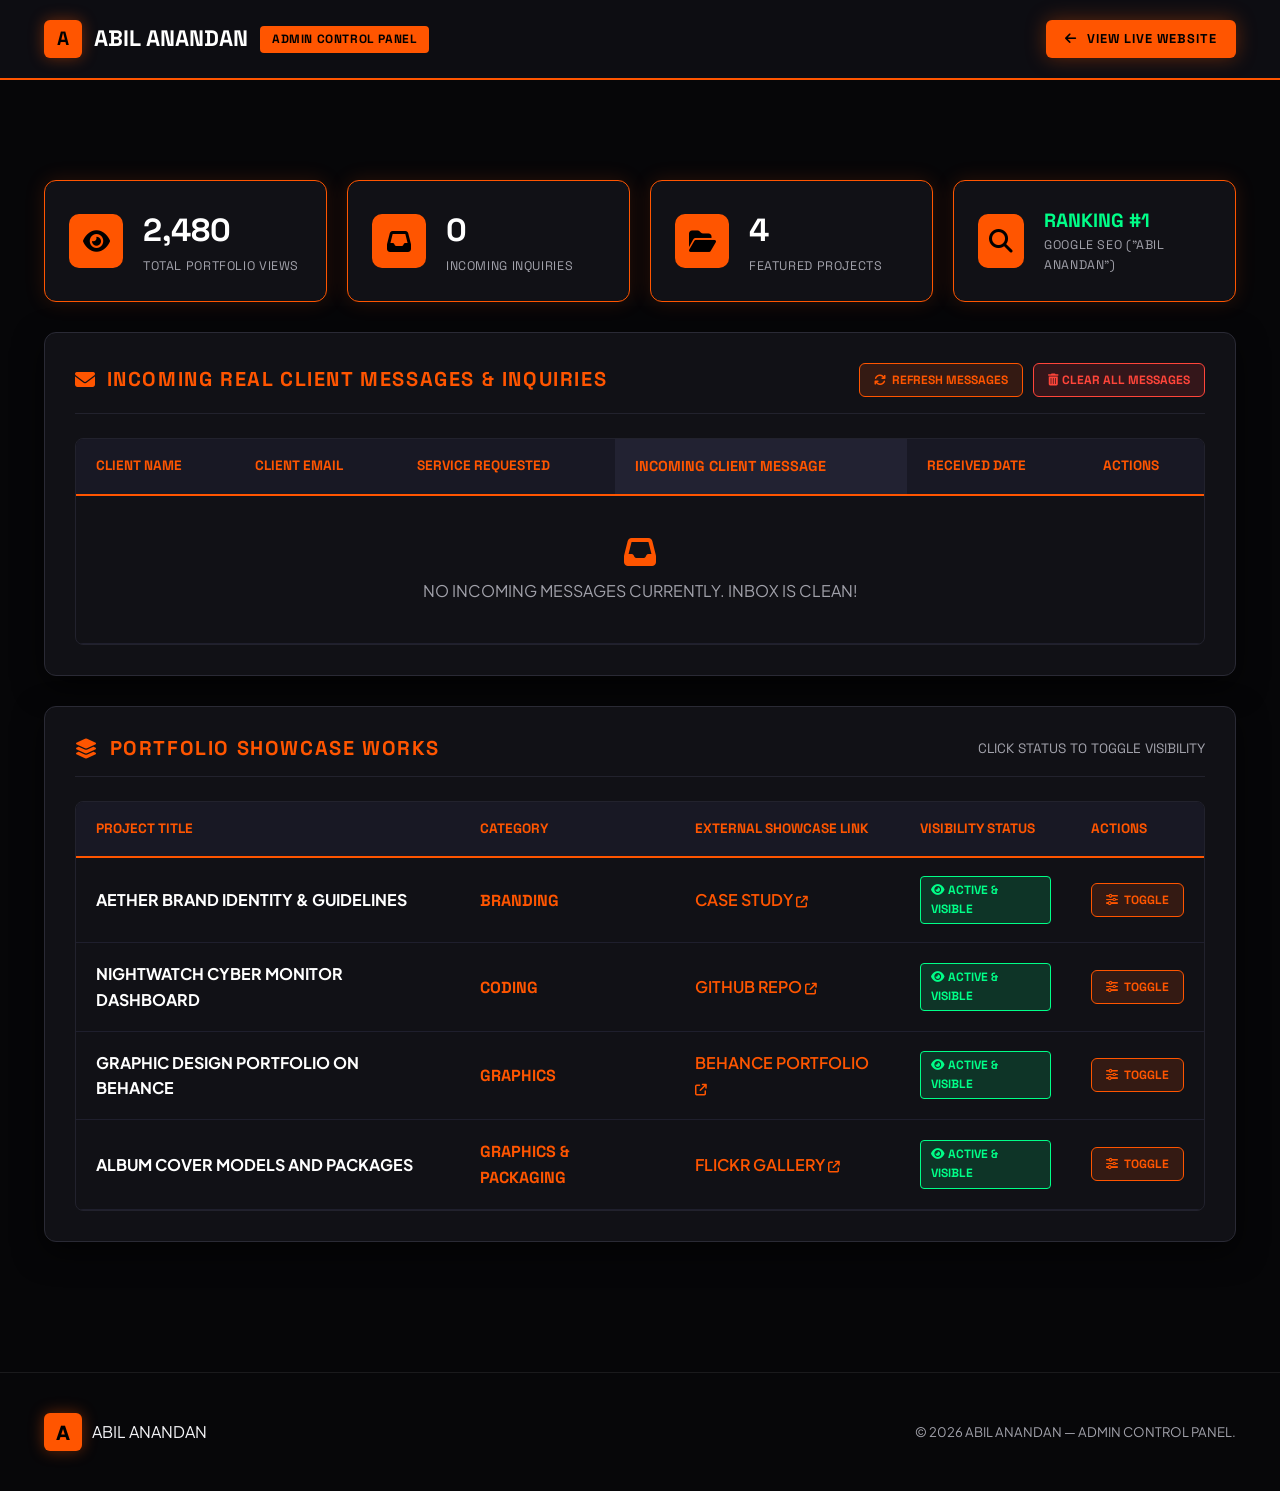
<file: admin.html>
<!DOCTYPE html>
<html lang="en">
<head>
  <meta charset="UTF-8">
  <meta name="viewport" content="width=device-width, initial-scale=1.0">
  <title>ABIL ANANDAN | PORTFOLIO ADMIN CONTROL PANEL</title>
  
  <!-- Favicon -->
  <link rel="icon" type="image/svg+xml" href="./assets/favicon.svg">
  <link rel="icon" type="image/svg+xml" href="./favicon.svg">
  <meta name="robots" content="noindex, nofollow">
  
  <link rel="preconnect" href="https://fonts.googleapis.com">
  <link rel="preconnect" href="https://fonts.gstatic.com" crossorigin>
  <link href="https://fonts.googleapis.com/css2?family=Plus+Jakarta+Sans:wght@400;500;600;700&family=Space+Grotesk:wght@600;700&display=swap" rel="stylesheet">
  <link rel="stylesheet" href="https://cdnjs.cloudflare.com/ajax/libs/font-awesome/6.4.0/css/all.min.css">
  
  <link rel="stylesheet" href="style.css">
  <style>
    /* Ultra-High Contrast Fully-Functional Admin Panel */
    body {
      background-color: #060608 !important;
      color: #ffffff !important;
      font-family: 'Plus Jakarta Sans', sans-serif;
    }
    .admin-header {
      background: #0d0d12;
      border-bottom: 2px solid #ff5500;
      padding: 20px 0;
      position: sticky;
      top: 0;
      z-index: 100;
    }
    .admin-nav-wrap {
      display: flex;
      justify-content: space-between;
      align-items: center;
    }
    .admin-title {
      font-size: 1.4rem;
      color: #ffffff;
      display: flex;
      align-items: center;
      gap: 12px;
      font-family: 'Space Grotesk', sans-serif;
      font-weight: 700;
    }
    .admin-badge {
      background: #ff5500;
      color: #000000;
      font-weight: 800;
      font-size: 0.75rem;
      padding: 4px 12px;
      border-radius: 4px;
      letter-spacing: 0.05em;
    }
    .admin-card {
      background: #111116;
      border: 1px solid #2a2a35;
      border-radius: 12px;
      padding: 30px;
      margin-bottom: 30px;
      box-shadow: 0 10px 30px rgba(0,0,0,0.6);
    }
    .admin-card-header {
      display: flex;
      justify-content: space-between;
      align-items: center;
      margin-bottom: 24px;
      border-bottom: 1px solid #22222d;
      padding-bottom: 16px;
      flex-wrap: wrap;
      gap: 12px;
    }
    .admin-card-title {
      font-size: 1.25rem;
      color: #ff5500;
      font-family: 'Space Grotesk', sans-serif;
      text-transform: uppercase;
      letter-spacing: 0.08em;
      display: flex;
      align-items: center;
      gap: 10px;
    }
    .stat-box-grid {
      display: grid;
      grid-template-columns: repeat(auto-fit, minmax(220px, 1fr));
      gap: 20px;
      margin-bottom: 30px;
    }
    .stat-box {
      background: #111116;
      border: 1px solid #ff5500;
      border-radius: 12px;
      padding: 24px;
      display: flex;
      align-items: center;
      gap: 20px;
      box-shadow: 0 0 20px rgba(255, 85, 0, 0.15);
    }
    .stat-icon {
      width: 54px;
      height: 54px;
      background: #ff5500;
      color: #000;
      border-radius: 10px;
      display: flex;
      align-items: center;
      justify-content: center;
      font-size: 1.5rem;
    }
    .stat-val {
      font-family: 'Space Grotesk', sans-serif;
      font-size: 2rem;
      font-weight: 700;
      color: #ffffff;
    }
    .stat-name {
      font-family: 'Space Grotesk', sans-serif;
      font-size: 0.78rem;
      color: #a1a1aa;
      text-transform: uppercase;
      letter-spacing: 0.05em;
    }

    /* Table styling with high contrast */
    .admin-table-wrap {
      overflow-x: auto;
      border-radius: 8px;
      border: 1px solid #22222d;
    }
    .admin-table {
      width: 100%;
      border-collapse: collapse;
      text-align: left;
      min-width: 900px;
    }
    .admin-table th {
      font-family: 'Space Grotesk', sans-serif;
      font-size: 0.85rem;
      font-weight: 700;
      text-transform: uppercase;
      color: #ff5500;
      background: #181824;
      padding: 16px 20px;
      border-bottom: 2px solid #ff5500;
    }
    .admin-table td {
      padding: 18px 20px;
      border-bottom: 1px solid #1f1f2d;
      font-size: 1rem;
      color: #ffffff;
      vertical-align: middle;
    }
    .admin-table tr {
      transition: background 0.2s ease;
    }
    .admin-table tr:hover {
      background: #161622;
    }

    /* Action buttons */
    .btn-action-group {
      display: flex;
      align-items: center;
      gap: 8px;
    }
    .btn-delete {
      background: rgba(255, 59, 48, 0.15);
      color: #ff453a;
      border: 1px solid #ff453a;
      padding: 8px 14px;
      border-radius: 6px;
      font-family: 'Space Grotesk', sans-serif;
      font-size: 0.78rem;
      font-weight: 700;
      cursor: pointer;
      transition: all 0.2s ease;
    }
    .btn-delete:hover {
      background: #ff453a;
      color: #ffffff;
      box-shadow: 0 0 12px rgba(255, 69, 58, 0.5);
    }

    .btn-reply {
      background: rgba(255, 85, 0, 0.15);
      color: #ff5500;
      border: 1px solid #ff5500;
      padding: 8px 14px;
      border-radius: 6px;
      font-family: 'Space Grotesk', sans-serif;
      font-size: 0.78rem;
      font-weight: 700;
      cursor: pointer;
      text-decoration: none;
      display: inline-flex;
      align-items: center;
      gap: 6px;
      transition: all 0.2s ease;
    }
    .btn-reply:hover {
      background: #ff5500;
      color: #000000;
      box-shadow: 0 0 12px rgba(255, 85, 0, 0.5);
    }

    .status-badge {
      font-family: 'Space Grotesk', sans-serif;
      font-size: 0.75rem;
      font-weight: 700;
      padding: 4px 10px;
      border-radius: 4px;
      display: inline-block;
      cursor: pointer;
    }
    .status-active {
      background: rgba(0, 255, 136, 0.15);
      color: #00ff88;
      border: 1px solid #00ff88;
    }
    .status-hidden {
      background: rgba(161, 161, 170, 0.15);
      color: #a1a1aa;
      border: 1px solid #a1a1aa;
    }

    /* Interactive Modal */
    .admin-modal {
      display: none;
      position: fixed;
      top: 0;
      left: 0;
      width: 100vw;
      height: 100vh;
      background: rgba(0, 0, 0, 0.85);
      backdrop-filter: blur(8px);
      z-index: 2000;
      align-items: center;
      justify-content: center;
      padding: 20px;
    }
    .admin-modal.active {
      display: flex;
    }
    .admin-modal-box {
      background: #111116;
      border: 2px solid #ff5500;
      border-radius: 12px;
      max-width: 600px;
      width: 100%;
      padding: 30px;
      box-shadow: 0 0 40px rgba(255, 85, 0, 0.3);
    }

    /* Notification toast */
    .toast-notify {
      position: fixed;
      bottom: 30px;
      right: 30px;
      background: #ff5500;
      color: #000000;
      font-family: 'Space Grotesk', sans-serif;
      font-weight: 700;
      padding: 14px 24px;
      border-radius: 8px;
      box-shadow: 0 10px 30px rgba(255, 85, 0, 0.4);
      display: none;
      z-index: 3000;
      animation: fadeIn 0.3s ease;
    }
    @keyframes fadeIn {
      from { opacity: 0; transform: translateY(20px); }
      to { opacity: 1; transform: translateY(0); }
    }
  </style>
</head>
<body>

  <!-- Toast Notification -->
  <div id="toastNotify" class="toast-notify"></div>

  <!-- Admin Header -->
  <header class="admin-header">
    <div class="container admin-nav-wrap">
      <div class="admin-title">
        <span class="logo-box">A</span>
        <span>ABIL ANANDAN</span>
        <span class="admin-badge">ADMIN CONTROL PANEL</span>
      </div>
      <div>
        <a href="index.html" class="btn btn-primary btn-sm">
          <i class="fa-solid fa-arrow-left"></i>
          <span>VIEW LIVE WEBSITE</span>
        </a>
      </div>
    </div>
  </header>

  <!-- Admin Main Content -->
  <main class="section">
    <div class="container">

      <!-- Stat Cards -->
      <div class="stat-box-grid">
        <div class="stat-box">
          <div class="stat-icon"><i class="fa-solid fa-eye"></i></div>
          <div>
            <div class="stat-val">2,480</div>
            <div class="stat-name">TOTAL PORTFOLIO VIEWS</div>
          </div>
        </div>

        <div class="stat-box">
          <div class="stat-icon"><i class="fa-solid fa-inbox"></i></div>
          <div>
            <div class="stat-val" id="statInquiryCount">3</div>
            <div class="stat-name">INCOMING INQUIRIES</div>
          </div>
        </div>

        <div class="stat-box">
          <div class="stat-icon"><i class="fa-solid fa-folder-open"></i></div>
          <div>
            <div class="stat-val" id="statProjectCount">4</div>
            <div class="stat-name">FEATURED PROJECTS</div>
          </div>
        </div>

        <div class="stat-box">
          <div class="stat-icon"><i class="fa-solid fa-magnifying-glass"></i></div>
          <div>
            <div class="stat-val" style="color: #00ff88; font-size: 1.2rem;">RANKING #1</div>
            <div class="stat-name">GOOGLE SEO ("ABIL ANANDAN")</div>
          </div>
        </div>
      </div>

      <!-- Section 1: Inquiries Inbox & Messages -->
      <div class="admin-card">
        <div class="admin-card-header">
          <h3 class="admin-card-title">
            <i class="fa-solid fa-envelope"></i>
            INCOMING REAL CLIENT MESSAGES & INQUIRIES
          </h3>
          <div style="display: flex; gap: 10px;">
            <button id="btnFetchCloudMsgs" class="btn-reply" style="font-size: 0.75rem;">
              <i class="fa-solid fa-arrows-rotate"></i> REFRESH MESSAGES
            </button>
            <button id="btnClearAllMsgs" class="btn-delete" style="font-size: 0.75rem;">
              <i class="fa-solid fa-trash-can"></i> CLEAR ALL MESSAGES
            </button>
          </div>
        </div>

        <div class="admin-table-wrap">
          <table class="admin-table">
            <thead>
              <tr>
                <th>CLIENT NAME</th>
                <th>CLIENT EMAIL</th>
                <th>SERVICE REQUESTED</th>
                <th style="background: #222232; color: #ff5500; font-size: 0.9rem;">INCOMING CLIENT MESSAGE</th>
                <th>RECEIVED DATE</th>
                <th>ACTIONS</th>
              </tr>
            </thead>
            <tbody id="inquiriesTableBody">
              <!-- Dynamically rendered by JavaScript -->
            </tbody>
          </table>
        </div>
      </div>

      <!-- Section 2: Portfolio Projects Manager -->
      <div class="admin-card">
        <div class="admin-card-header">
          <h3 class="admin-card-title">
            <i class="fa-solid fa-layer-group"></i>
            PORTFOLIO SHOWCASE WORKS
          </h3>
          <span style="color: #a1a1aa; font-size: 0.85rem; font-family: 'Space Grotesk', sans-serif;">CLICK STATUS TO TOGGLE VISIBILITY</span>
        </div>

        <div class="admin-table-wrap">
          <table class="admin-table">
            <thead>
              <tr>
                <th>PROJECT TITLE</th>
                <th>CATEGORY</th>
                <th>EXTERNAL SHOWCASE LINK</th>
                <th>VISIBILITY STATUS</th>
                <th>ACTIONS</th>
              </tr>
            </thead>
            <tbody id="projectsTableBody">
              <!-- Dynamically rendered by JavaScript -->
            </tbody>
          </table>
        </div>
      </div>

    </div>
  </main>

  <!-- Admin Footer -->
  <footer class="site-footer">
    <div class="container footer-content">
      <div class="footer-brand">
        <span class="logo-box">A</span>
        <span class="logo-text">ABIL ANANDAN</span>
      </div>
      <p class="footer-copy">© 2026 ABIL ANANDAN — ADMIN CONTROL PANEL.</p>
    </div>
  </footer>

  <!-- Interactive Reply Modal -->
  <div id="replyModal" class="admin-modal">
    <div class="admin-modal-box">
      <div style="display: flex; justify-content: space-between; align-items: center; margin-bottom: 20px; border-bottom: 1px solid #22222d; padding-bottom: 12px;">
        <h3 style="font-family: 'Space Grotesk', sans-serif; color: #ff5500;" id="modalReplyTitle">REPLY TO CLIENT</h3>
        <button id="closeReplyModal" style="background: none; border: none; color: #ffffff; font-size: 1.5rem; cursor: pointer;">&times;</button>
      </div>
      <div class="form-group" style="margin-bottom: 16px;">
        <label style="color: #ff5500; font-family: 'Space Grotesk', sans-serif;">RECIPIENT EMAIL</label>
        <input type="text" id="replyToEmail" readonly style="background: #181822; color: #ffffff; width: 100%; padding: 12px; border: 1px solid #2a2a38; border-radius: 6px;">
      </div>
      <div class="form-group" style="margin-bottom: 20px;">
        <label style="color: #ff5500; font-family: 'Space Grotesk', sans-serif;">YOUR RESPONSE MESSAGE</label>
        <textarea id="replyMessageText" rows="5" style="background: #181822; color: #ffffff; width: 100%; padding: 14px; border: 1px solid #ff5500; border-radius: 6px; font-family: inherit; font-size: 0.95rem;">Hi! Thank you for reaching out to Abil Anandan. I have reviewed your requirements and would love to collaborate on your project.</textarea>
      </div>
      <div style="display: flex; justify-content: flex-end; gap: 12px;">
        <button id="cancelReplyBtn" class="btn btn-secondary btn-sm" style="color: #ffffff;">CANCEL</button>
        <button id="sendReplyBtn" class="btn btn-primary btn-sm">SEND EMAIL RESPONSE</button>
      </div>
    </div>
  </div>

  <!-- Admin Interactive JavaScript Engine -->
  <script>
    // Initial Data State with LocalStorage Persistence
    const defaultInquiries = [];

    const defaultProjects = [
      {
        id: 'proj_1',
        title: 'AETHER BRAND IDENTITY & GUIDELINES',
        category: 'BRANDING',
        link: 'https://byluckycat.github.io/abilanandan.github.io/',
        linkText: 'CASE STUDY',
        active: true
      },
      {
        id: 'proj_2',
        title: 'NIGHTWATCH CYBER MONITOR DASHBOARD',
        category: 'CODING',
        link: 'https://github.com/byluckycat',
        linkText: 'GITHUB REPO',
        active: true
      },
      {
        id: 'proj_3',
        title: 'GRAPHIC DESIGN PORTFOLIO ON BEHANCE',
        category: 'GRAPHICS',
        link: 'https://www.behance.net/abilanandan',
        linkText: 'BEHANCE PORTFOLIO',
        active: true
      },
      {
        id: 'proj_4',
        title: 'ALBUM COVER MODELS AND PACKAGES',
        category: 'GRAPHICS & PACKAGING',
        link: 'https://www.flickr.com/photos/199570219@N02/',
        linkText: 'FLICKR GALLERY',
        active: true
      }
    ];

    // Load real client inquiries state from localStorage
    let rawInquiries = localStorage.getItem('abil_admin_inquiries');
    let inquiries = rawInquiries ? JSON.parse(rawInquiries) : [];

    let rawProjects = localStorage.getItem('abil_admin_projects');
    let projects = rawProjects ? JSON.parse(rawProjects) : null;
    if (!projects || projects.length === 0) {
      projects = [...defaultProjects];
      localStorage.setItem('abil_admin_projects', JSON.stringify(projects));
    }

    function saveState() {
      localStorage.setItem('abil_admin_inquiries', JSON.stringify(inquiries));
      localStorage.setItem('abil_admin_projects', JSON.stringify(projects));
    }

    function showToast(msg) {
      const toast = document.getElementById('toastNotify');
      toast.innerText = msg;
      toast.style.display = 'block';
      setTimeout(() => {
        toast.style.display = 'none';
      }, 3000);
    }

    // Render Inquiries Table
    function renderInquiries() {
      const tbody = document.getElementById('inquiriesTableBody');
      const countEl = document.getElementById('statInquiryCount');
      countEl.innerText = inquiries.length;

      if (inquiries.length === 0) {
        tbody.innerHTML = `
          <tr>
            <td colspan="6" style="text-align: center; padding: 40px; color: #a1a1aa;">
              <i class="fa-solid fa-inbox" style="font-size: 2rem; color: #ff5500; margin-bottom: 10px; display: block;"></i>
              NO INCOMING MESSAGES CURRENTLY. INBOX IS CLEAN!
            </td>
          </tr>
        `;
        return;
      }

      tbody.innerHTML = inquiries.map(item => `
        <tr id="row_${item.id}">
          <td><strong style="color: #ffffff; font-size: 1rem;">${item.name}</strong></td>
          <td><a href="mailto:${item.email}" style="color: #ff5500; font-weight: 600; text-decoration: underline;">${item.email}</a></td>
          <td><strong style="color: #ffffff; font-size: 0.9rem;">${item.service}</strong></td>
          <td style="max-width: 420px; line-height: 1.6; color: #ffffff; font-weight: 500; background: rgba(255, 85, 0, 0.05); border-left: 3px solid #ff5500; padding: 14px 18px; border-radius: 4px;">
            ${item.message}
          </td>
          <td style="color: #a1a1aa; font-size: 0.88rem;">${item.date}</td>
          <td>
            <div class="btn-action-group">
              <button onclick="openReplyModal('${item.email}', '${item.name}')" class="btn-reply">
                <i class="fa-solid fa-reply"></i> REPLY
              </button>
              <button onclick="deleteInquiry('${item.id}')" class="btn-delete">
                <i class="fa-solid fa-trash-can"></i> DELETE
              </button>
            </div>
          </td>
        </tr>
      `).join('');
    }

    // Delete Inquiry Function
    window.deleteInquiry = function(id) {
      if (confirm("Are you sure you want to delete this message?")) {
        inquiries = inquiries.filter(item => item.id !== id);
        saveState();
        renderInquiries();
        showToast("Message deleted successfully!");
      }
    };

    // Clear All Messages
    document.getElementById('btnClearAllMsgs').addEventListener('click', () => {
      if (inquiries.length === 0) {
        showToast("Inbox is already empty!");
        return;
      }
      if (confirm("Are you sure you want to clear ALL incoming messages?")) {
        inquiries = [];
        saveState();
        renderInquiries();
        showToast("All messages cleared!");
      }
    });

    // Render Projects Table
    function renderProjects() {
      const tbody = document.getElementById('projectsTableBody');
      const countEl = document.getElementById('statProjectCount');
      countEl.innerText = projects.filter(p => p.active).length;

      tbody.innerHTML = projects.map(p => `
        <tr>
          <td><strong>${p.title}</strong></td>
          <td><span style="color: #ff5500; font-family: 'Space Grotesk', sans-serif; font-weight: 700;">${p.category}</span></td>
          <td><a href="${p.link}" target="_blank" style="color: #ff5500; font-weight: 600;">${p.linkText} <i class="fa-solid fa-arrow-up-right-from-square" style="font-size: 0.75rem;"></i></a></td>
          <td>
            <span onclick="toggleProjectStatus('${p.id}')" class="status-badge ${p.active ? 'status-active' : 'status-hidden'}">
              <i class="fa-solid ${p.active ? 'fa-eye' : 'fa-eye-slash'}"></i> ${p.active ? 'ACTIVE & VISIBLE' : 'HIDDEN'}
            </span>
          </td>
          <td>
            <button onclick="toggleProjectStatus('${p.id}')" class="btn-reply" style="font-size: 0.75rem;">
              <i class="fa-solid fa-sliders"></i> TOGGLE
            </button>
          </td>
        </tr>
      `).join('');
    }

    window.toggleProjectStatus = function(id) {
      const proj = projects.find(p => p.id === id);
      if (proj) {
        proj.active = !proj.active;
        saveState();
        renderProjects();
        showToast(`Project visibility set to ${proj.active ? 'VISIBLE' : 'HIDDEN'}`);
      }
    };

    // Reply Modal Handlers
    window.openReplyModal = function(email, name) {
      document.getElementById('replyToEmail').value = email;
      document.getElementById('modalReplyTitle').innerText = `REPLY TO ${name.toUpperCase()}`;
      document.getElementById('replyModal').classList.add('active');
    };

    document.getElementById('closeReplyModal').addEventListener('click', () => {
      document.getElementById('replyModal').classList.remove('active');
    });
    document.getElementById('cancelReplyBtn').addEventListener('click', () => {
      document.getElementById('replyModal').classList.remove('active');
    });

    document.getElementById('sendReplyBtn').addEventListener('click', () => {
      const email = document.getElementById('replyToEmail').value;
      const body = document.getElementById('replyMessageText').value;
      window.location.href = `mailto:${email}?subject=Response from Abil Anandan&body=${encodeURIComponent(body)}`;
      document.getElementById('replyModal').classList.remove('active');
      showToast("Email client opened for reply!");
    });

    // Fetch Real Client Messages from Cloud Database
    function fetchCloudInquiries() {
      fetch("https://abil-anandan-portfolio-default-rtdb.firebaseio.com/inquiries.json")
        .then(res => res.json())
        .then(data => {
          if (data && typeof data === 'object') {
            const cloudMsgs = Object.keys(data).map(key => ({
              id: key,
              name: data[key].name || 'Real Client',
              email: data[key].email || 'client@email.com',
              service: data[key].service || 'GENERAL INQUIRY',
              message: data[key].message || 'No description provided.',
              date: data[key].date || 'AUG 2026',
              timestamp: data[key].timestamp || 0
            })).sort((a, b) => (b.timestamp || 0) - (a.timestamp || 0));

            if (cloudMsgs.length > 0) {
              inquiries = cloudMsgs;
              saveState();
              renderInquiries();
              showToast("Real client messages synced from cloud!");
            }
          }
        })
        .catch(err => console.log('Local state fallback active'));
    }

    const btnFetchCloud = document.getElementById('btnFetchCloudMsgs');
    if (btnFetchCloud) {
      btnFetchCloud.addEventListener('click', () => {
        fetchCloudInquiries();
      });
    }

    // Auto-refresh when new message is submitted on index.html
    window.addEventListener('storage', (e) => {
      if (e.key === 'abil_admin_inquiries') {
        inquiries = JSON.parse(e.newValue) || [];
        renderInquiries();
        showToast("New message received!");
      }
    });

    // Initial load
    renderInquiries();
    renderProjects();
    fetchCloudInquiries();
  </script>
</body>
</html>
</file>
<file: style.css>
/* ==========================================================================
   ABIL ANANDAN PORTFOLIO — STYLESHEET
   Theme: Matte Obsidian Black & Electric Orange (High Legibility & Visibility)
   Headings: Uppercase Space Grotesk
   Body: Plus Jakarta Sans
   ========================================================================== */

/* 1. CSS CUSTOM PROPERTIES (TOKENS) */
:root {
  --bg-dark: #08080a;
  --bg-darker: #0d0d11;
  --bg-card: rgba(18, 18, 24, 0.85);
  --bg-card-hover: rgba(26, 26, 35, 0.95);
  
  --orange-primary: #ff5500;
  --orange-glow: rgba(255, 85, 0, 0.4);
  --orange-light: #ff7722;
  --orange-dark: #cc4400;
  
  --text-main: #f4f4f7;
  --text-muted: #a1a1aa;
  --text-dark: #08080a;
  
  --border-subtle: rgba(255, 255, 255, 0.08);
  --border-orange: rgba(255, 85, 0, 0.3);
  --border-orange-strong: #ff5500;
  
  --font-heading: 'Space Grotesk', -apple-system, sans-serif;
  --font-body: 'Plus Jakarta Sans', -apple-system, sans-serif;
  
  --radius-sm: 6px;
  --radius-md: 12px;
  --radius-lg: 20px;
  
  --transition: all 0.3s cubic-bezier(0.16, 1, 0.3, 1);
}

/* 2. BASE & RESET */
*, *::before, *::after {
  box-sizing: border-box;
  margin: 0;
  padding: 0;
}

html {
  scroll-behavior: smooth;
  font-size: 16px;
}

body {
  background-color: var(--bg-dark);
  color: var(--text-main);
  font-family: var(--font-body);
  line-height: 1.6;
  overflow-x: hidden;
  position: relative;
  -webkit-font-smoothing: antialiased;
}

/* Background Abstract & 3D Layer */
.bg-wrapper {
  position: fixed;
  top: 0;
  left: 0;
  width: 100vw;
  height: 100vh;
  background-image: url('./assets/bg.jpg');
  background-size: cover;
  background-position: center;
  background-repeat: no-repeat;
  z-index: -2;
  opacity: 0.35;
}

#bg3d {
  position: absolute;
  top: 0;
  left: 0;
  width: 100%;
  height: 100%;
  z-index: 0;
  pointer-events: none;
}

.bg-overlay {
  position: fixed;
  top: 0;
  left: 0;
  width: 100vw;
  height: 100vh;
  background: radial-gradient(circle at 50% 20%, rgba(8, 8, 10, 0.3), rgba(8, 8, 10, 0.92) 80%);
  z-index: 1;
  pointer-events: none;
}

/* 3D Scroll Perspective & Card Tilt */
.scroll-3d-reveal {
  opacity: 0;
  transform: perspective(1200px) rotateX(20deg) translateY(50px) translateZ(-60px);
  transition: opacity 0.8s cubic-bezier(0.16, 1, 0.3, 1), transform 0.8s cubic-bezier(0.16, 1, 0.3, 1);
  will-change: opacity, transform;
}

.scroll-3d-reveal.in-view {
  opacity: 1;
  transform: perspective(1200px) rotateX(0deg) translateY(0) translateZ(0);
}

.tilt-3d {
  transform-style: preserve-3d;
  transition: transform 0.25s cubic-bezier(0.16, 1, 0.3, 1), box-shadow 0.3s ease, border-color 0.3s ease;
  will-change: transform;
}

/* Typography & Headings (ALL CAPS RULE) */
h1, h2, h3, h4, h5, h6,
.section-title, .section-tag, .card-title, .pillar-title, .card-project-title,
.skill-name, .nav-link, .btn, .stat-label, .swatch-label, .method-label {
  font-family: var(--font-heading);
  text-transform: uppercase;
  letter-spacing: 0.08em;
}

h1, h2, h3 {
  font-weight: 700;
  line-height: 1.15;
}

a {
  color: inherit;
  text-decoration: none;
  transition: var(--transition);
}

ul {
  list-style: none;
}

img {
  max-width: 100%;
  height: auto;
  display: block;
}

/* Helpers */
.highlight-orange {
  color: var(--orange-primary);
  text-shadow: 0 0 20px rgba(255, 85, 0, 0.3);
}

.icon-orange {
  color: var(--orange-primary);
}

.container {
  max-width: 1240px;
  margin: 0 auto;
  padding: 0 24px;
}

.section {
  padding: 100px 0;
  position: relative;
}

.bg-darker {
  background-color: rgba(10, 10, 14, 0.85);
  backdrop-filter: blur(8px);
}

/* 3. HEADER & NAVIGATION */
.site-header {
  position: fixed;
  top: 0;
  left: 0;
  width: 100%;
  z-index: 1000;
  padding: 20px 0;
  transition: var(--transition);
  backdrop-filter: blur(16px);
  background: rgba(8, 8, 10, 0.75);
  border-bottom: 1px solid var(--border-subtle);
}

.site-header.scrolled {
  padding: 14px 0;
  background: rgba(8, 8, 10, 0.95);
  border-bottom: 1px solid var(--border-orange);
  box-shadow: 0 10px 30px rgba(0, 0, 0, 0.5);
}

.nav-container {
  max-width: 1240px;
  margin: 0 auto;
  padding: 0 24px;
  display: flex;
  align-items: center;
  justify-content: space-between;
}

.brand-logo {
  display: flex;
  align-items: center;
  gap: 12px;
  font-weight: 700;
  font-size: 1.25rem;
  letter-spacing: 0.12em;
}

.logo-box {
  width: 38px;
  height: 38px;
  background: var(--orange-primary);
  color: #000;
  display: flex;
  align-items: center;
  justify-content: center;
  font-weight: 800;
  font-size: 1.2rem;
  border-radius: var(--radius-sm);
  box-shadow: 0 0 15px var(--orange-glow);
}

.logo-text {
  color: var(--text-main);
}

.main-nav {
  display: flex;
  align-items: center;
  gap: 32px;
}

.nav-link {
  font-size: 0.88rem;
  font-weight: 600;
  color: var(--text-muted);
  position: relative;
  padding: 4px 0;
}

.nav-link::after {
  content: '';
  position: absolute;
  bottom: 0;
  left: 0;
  width: 0%;
  height: 2px;
  background: var(--orange-primary);
  transition: var(--transition);
  box-shadow: 0 0 8px var(--orange-primary);
}

.nav-link:hover, .nav-link.active {
  color: var(--text-main);
}

.nav-link:hover::after, .nav-link.active::after {
  width: 100%;
}

.nav-actions {
  display: flex;
  align-items: center;
  gap: 16px;
}

.mobile-toggle {
  display: none;
  background: none;
  border: 1px solid var(--border-subtle);
  color: var(--text-main);
  font-size: 1.3rem;
  padding: 8px 12px;
  border-radius: var(--radius-sm);
  cursor: pointer;
}

/* 4. BUTTONS */
.btn {
  display: inline-flex;
  align-items: center;
  gap: 10px;
  padding: 14px 28px;
  border-radius: var(--radius-sm);
  font-size: 0.9rem;
  font-weight: 700;
  cursor: pointer;
  border: 1px solid transparent;
  transition: var(--transition);
  text-align: center;
}

.btn-primary {
  background: var(--orange-primary);
  color: #000;
  box-shadow: 0 0 20px rgba(255, 85, 0, 0.35);
}

.btn-primary:hover {
  background: #ff6b1a;
  transform: translateY(-2px);
  box-shadow: 0 0 30px rgba(255, 85, 0, 0.6);
}

.btn-secondary {
  background: rgba(255, 255, 255, 0.05);
  color: var(--text-main);
  border: 1px solid var(--border-orange);
  backdrop-filter: blur(8px);
}

.btn-secondary:hover {
  background: rgba(255, 85, 0, 0.15);
  border-color: var(--orange-primary);
  color: var(--orange-primary);
  transform: translateY(-2px);
}

.btn-sm {
  padding: 8px 18px;
  font-size: 0.8rem;
}

.btn-full {
  width: 100%;
  justify-content: center;
}

/* 5. HERO SECTION */
.hero-section {
  min-height: 100vh;
  padding-top: 150px;
  padding-bottom: 80px;
  display: flex;
  align-items: center;
  position: relative;
}

.hero-grid {
  display: grid;
  grid-template-columns: 1.2fr 0.8fr;
  gap: 40px;
  align-items: center;
}

.hero-content {
  max-width: 100%;
}

.hero-profile-wrap {
  display: flex;
  justify-content: center;
  position: relative;
}

.profile-card-3d {
  position: relative;
  width: 100%;
  max-width: 380px;
  background: var(--bg-card);
  border: 1px solid var(--border-orange);
  border-radius: var(--radius-lg);
  padding: 16px;
  backdrop-filter: blur(12px);
  box-shadow: 0 20px 50px rgba(0, 0, 0, 0.7), 0 0 30px rgba(255, 85, 0, 0.25);
  transform-style: preserve-3d;
  transition: transform 0.4s cubic-bezier(0.16, 1, 0.3, 1), box-shadow 0.4s ease, border-color 0.4s ease;
}

.profile-card-3d:hover {
  transform: perspective(1000px) rotateY(-8deg) rotateX(6deg) translateY(-8px);
  box-shadow: 0 30px 60px rgba(0, 0, 0, 0.8), 0 0 45px rgba(255, 85, 0, 0.5);
  border-color: var(--orange-primary);
}

.profile-img-box {
  position: relative;
  width: 100%;
  aspect-ratio: 1 / 1.1;
  border-radius: var(--radius-md);
  overflow: hidden;
  border: 1px solid rgba(255, 85, 0, 0.2);
}

.profile-img {
  width: 100%;
  height: 100%;
  object-fit: cover;
  object-position: top center;
  transition: transform 0.5s ease;
}

.profile-card-3d:hover .profile-img {
  transform: scale(1.04);
}

.profile-badge {
  margin-top: 14px;
  padding: 12px 18px;
  background: rgba(8, 8, 10, 0.9);
  border: 1px solid var(--border-orange);
  border-radius: var(--radius-sm);
  display: flex;
  flex-direction: column;
  align-items: center;
  text-align: center;
}

.profile-name {
  font-family: var(--font-heading);
  font-size: 1.05rem;
  font-weight: 700;
  color: var(--text-main);
  letter-spacing: 0.1em;
}

.profile-role {
  font-family: var(--font-heading);
  font-size: 0.72rem;
  font-weight: 600;
  color: var(--orange-primary);
  letter-spacing: 0.12em;
  margin-top: 2px;
}

.hero-badge {
  display: inline-flex;
  align-items: center;
  gap: 10px;
  padding: 8px 16px;
  background: rgba(255, 85, 0, 0.1);
  border: 1px solid var(--border-orange);
  border-radius: 50px;
  margin-bottom: 28px;
}

.badge-dot {
  width: 8px;
  height: 8px;
  background: var(--orange-primary);
  border-radius: 50%;
  box-shadow: 0 0 10px var(--orange-primary);
  animation: pulse 2s infinite;
}

@keyframes pulse {
  0% { opacity: 0.4; transform: scale(0.9); }
  50% { opacity: 1; transform: scale(1.2); }
  100% { opacity: 0.4; transform: scale(0.9); }
}

.badge-text {
  font-size: 0.8rem;
  font-weight: 700;
  color: var(--orange-primary);
  letter-spacing: 0.12em;
}

.hero-title {
  font-size: 3.6rem;
  letter-spacing: 0.04em;
  margin-bottom: 24px;
  color: var(--text-main);
}

.hero-description {
  font-size: 1.25rem;
  color: var(--text-muted);
  max-width: 720px;
  margin-bottom: 36px;
  font-weight: 400;
  line-height: 1.7;
}

.hero-buttons {
  display: flex;
  align-items: center;
  gap: 20px;
  margin-bottom: 60px;
  flex-wrap: wrap;
}

.hero-stats {
  display: flex;
  align-items: center;
  gap: 40px;
  padding-top: 30px;
  border-top: 1px solid var(--border-subtle);
  flex-wrap: wrap;
}

.stat-item {
  display: flex;
  align-items: baseline;
  gap: 4px;
}

.stat-num {
  font-family: var(--font-heading);
  font-size: 2.8rem;
  font-weight: 700;
  color: var(--text-main);
}

.stat-plus {
  font-size: 1.8rem;
  color: var(--orange-primary);
  font-weight: 700;
}

.stat-label {
  display: block;
  font-size: 0.75rem;
  color: var(--text-muted);
  margin-top: 4px;
  letter-spacing: 0.1em;
}

.stat-divider {
  width: 1px;
  height: 40px;
  background: var(--border-subtle);
}

/* 6. SECTION HEADERS */
.section-header {
  margin-bottom: 60px;
}

.section-tag {
  font-size: 0.85rem;
  font-weight: 700;
  color: var(--orange-primary);
  letter-spacing: 0.15em;
  display: block;
  margin-bottom: 8px;
}

.section-title {
  font-size: 2.5rem;
  color: var(--text-main);
  margin-bottom: 12px;
}

.section-subtitle {
  font-size: 1.05rem;
  color: var(--text-muted);
  max-width: 600px;
}

/* 7. ABOUT SECTION */
.about-grid {
  display: grid;
  grid-template-columns: 1.2fr 0.8fr;
  gap: 30px;
}

.about-card {
  background: var(--bg-card);
  border: 1px solid var(--border-subtle);
  border-radius: var(--radius-md);
  padding: 40px;
  backdrop-filter: blur(12px);
  transition: var(--transition);
}

.about-card:hover {
  border-color: var(--border-orange);
}

.card-title {
  font-size: 1.5rem;
  color: var(--orange-primary);
  margin-bottom: 20px;
}

.main-bio-card p {
  color: var(--text-muted);
  font-size: 1.05rem;
  margin-bottom: 18px;
}

.main-bio-card strong {
  color: var(--text-main);
}

.bio-highlights {
  display: flex;
  flex-direction: column;
  gap: 20px;
  margin-top: 30px;
  padding-top: 24px;
  border-top: 1px solid var(--border-subtle);
}

.highlight-item {
  display: flex;
  align-items: flex-start;
  gap: 16px;
}

.highlight-item i {
  font-size: 1.5rem;
  margin-top: 2px;
}

.highlight-item h4 {
  font-size: 0.95rem;
  color: var(--text-main);
  margin-bottom: 2px;
}

.highlight-item p {
  font-size: 0.88rem;
  color: var(--text-muted);
  margin-bottom: 0;
}

.about-pillars {
  display: flex;
  flex-direction: column;
  gap: 20px;
}

.pillar-card {
  background: var(--bg-card);
  border: 1px solid var(--border-subtle);
  border-radius: var(--radius-md);
  padding: 24px 28px;
  position: relative;
  transition: var(--transition);
}

.pillar-card:hover {
  border-color: var(--border-orange);
  transform: translateX(6px);
  box-shadow: -5px 0 20px rgba(255, 85, 0, 0.15);
}

.pillar-num {
  font-family: var(--font-heading);
  font-size: 1.6rem;
  font-weight: 700;
  color: var(--orange-primary);
  opacity: 0.5;
  margin-bottom: 6px;
}

.pillar-title {
  font-size: 1.1rem;
  color: var(--text-main);
  margin-bottom: 8px;
}

.pillar-card p {
  font-size: 0.9rem;
  color: var(--text-muted);
}

/* 8. FILTER TABS & SKILL MATRIX */
.filter-tabs {
  display: flex;
  align-items: center;
  gap: 12px;
  margin-bottom: 40px;
  flex-wrap: wrap;
}

.tab-btn {
  background: var(--bg-card);
  border: 1px solid var(--border-subtle);
  color: var(--text-muted);
  padding: 10px 22px;
  border-radius: var(--radius-sm);
  font-family: var(--font-heading);
  font-size: 0.85rem;
  font-weight: 700;
  cursor: pointer;
  transition: var(--transition);
}

.tab-btn:hover, .tab-btn.active {
  background: var(--orange-primary);
  color: #000;
  border-color: var(--orange-primary);
  box-shadow: 0 0 15px var(--orange-glow);
}

.skills-grid {
  display: grid;
  grid-template-columns: repeat(auto-fill, minmax(350px, 1fr));
  gap: 24px;
}

.skill-card {
  background: var(--bg-card);
  border: 1px solid var(--border-subtle);
  border-radius: var(--radius-md);
  padding: 24px;
  transition: var(--transition);
}

.skill-card:hover {
  border-color: var(--border-orange);
  box-shadow: 0 8px 24px rgba(0, 0, 0, 0.4);
}

.skill-head {
  display: flex;
  justify-content: space-between;
  align-items: center;
  margin-bottom: 12px;
}

.skill-name {
  font-size: 0.95rem;
  color: var(--text-main);
  font-weight: 700;
}

.skill-pct {
  font-family: var(--font-heading);
  font-size: 1rem;
  font-weight: 700;
  color: var(--orange-primary);
}

.progress-bar {
  width: 100%;
  height: 8px;
  background: rgba(255, 255, 255, 0.08);
  border-radius: 10px;
  overflow: hidden;
  margin-bottom: 12px;
}

.progress-fill {
  height: 100%;
  background: linear-gradient(90deg, #ff5500, #ff8800);
  border-radius: 10px;
  box-shadow: 0 0 10px var(--orange-primary);
  transition: width 1s ease-in-out;
}

.skill-desc {
  display: block;
  font-size: 0.82rem;
  color: var(--text-muted);
}

/* 9. PORTFOLIO GRID */
.portfolio-grid {
  display: grid;
  grid-template-columns: repeat(auto-fill, minmax(360px, 1fr));
  gap: 30px;
}

.portfolio-card {
  background: var(--bg-card);
  border: 1px solid var(--border-subtle);
  border-radius: var(--radius-md);
  overflow: hidden;
  transition: var(--transition);
}

.portfolio-card:hover {
  border-color: var(--border-orange);
  transform: translateY(-6px);
  box-shadow: 0 15px 35px rgba(0, 0, 0, 0.6), 0 0 20px rgba(255, 85, 0, 0.2);
}

.card-image-wrap {
  position: relative;
  width: 100%;
  height: 240px;
  overflow: hidden;
}

.card-image-wrap img {
  width: 100%;
  height: 100%;
  object-fit: cover;
  transition: transform 0.5s ease;
}

.portfolio-card:hover .card-image-wrap img {
  transform: scale(1.06);
}

.card-overlay {
  position: absolute;
  top: 0;
  left: 0;
  width: 100%;
  height: 100%;
  background: rgba(8, 8, 10, 0.85);
  display: flex;
  flex-direction: column;
  align-items: center;
  justify-content: center;
  gap: 14px;
  opacity: 0;
  transition: var(--transition);
}

.portfolio-card:hover .card-overlay {
  opacity: 1;
}

.category-badge {
  font-family: var(--font-heading);
  font-size: 0.75rem;
  font-weight: 700;
  padding: 4px 12px;
  background: var(--orange-primary);
  color: #000;
  border-radius: 50px;
}

.btn-modal-open {
  background: transparent;
  border: 1px solid var(--orange-primary);
  color: var(--text-main);
  padding: 10px 20px;
  border-radius: var(--radius-sm);
  font-family: var(--font-heading);
  font-size: 0.82rem;
  font-weight: 700;
  cursor: pointer;
  transition: var(--transition);
}

.btn-modal-open:hover {
  background: var(--orange-primary);
  color: #000;
  box-shadow: 0 0 15px var(--orange-glow);
}

.card-info {
  padding: 24px;
}

.card-project-title {
  font-size: 1.15rem;
  color: var(--text-main);
  margin-bottom: 8px;
}

.card-project-desc {
  font-size: 0.9rem;
  color: var(--text-muted);
  margin-bottom: 16px;
}

.card-tags {
  display: flex;
  gap: 8px;
  flex-wrap: wrap;
}

.card-tags span {
  font-family: var(--font-heading);
  font-size: 0.7rem;
  font-weight: 600;
  color: var(--orange-primary);
  background: rgba(255, 85, 0, 0.1);
  padding: 4px 8px;
  border-radius: 4px;
  border: 1px solid rgba(255, 85, 0, 0.2);
}

/* 10. BRAND IDENTITY LAB */
.brand-lab-box {
  background: var(--bg-card);
  border: 1px solid var(--border-orange);
  border-radius: var(--radius-lg);
  padding: 40px;
  backdrop-filter: blur(12px);
  box-shadow: 0 10px 40px rgba(0, 0, 0, 0.5);
}

.lab-block {
  position: relative;
}

.margin-top-lg {
  margin-top: 40px;
  padding-top: 36px;
  border-top: 1px solid var(--border-subtle);
}

.lab-title {
  font-size: 1.25rem;
  color: var(--text-main);
  margin-bottom: 8px;
  display: flex;
  align-items: center;
  gap: 10px;
}

.lab-desc {
  font-size: 0.9rem;
  color: var(--text-muted);
  margin-bottom: 20px;
}

.color-swatches {
  display: grid;
  grid-template-columns: repeat(auto-fit, minmax(200px, 1fr));
  gap: 16px;
}

.swatch {
  height: 110px;
  border-radius: var(--radius-md);
  padding: 16px;
  display: flex;
  flex-direction: column;
  justify-content: space-between;
  border: 1px solid rgba(255, 255, 255, 0.1);
  cursor: pointer;
  transition: var(--transition);
}

.swatch:hover {
  transform: translateY(-4px) scale(1.02);
  box-shadow: 0 8px 20px rgba(0, 0, 0, 0.5);
}

.swatch-label {
  font-size: 0.8rem;
  font-weight: 700;
}

.swatch-hex {
  font-family: var(--font-heading);
  font-size: 1rem;
  font-weight: 700;
}

.copy-toast {
  display: none;
  position: absolute;
  top: 10px;
  right: 10px;
  background: var(--orange-primary);
  color: #000;
  font-family: var(--font-heading);
  font-weight: 700;
  font-size: 0.8rem;
  padding: 6px 14px;
  border-radius: 4px;
  box-shadow: 0 0 15px var(--orange-glow);
  animation: fadeIn 0.3s ease;
}

@keyframes fadeIn {
  from { opacity: 0; transform: translateY(-5px); }
  to { opacity: 1; transform: translateY(0); }
}

.type-tester {
  display: flex;
  flex-direction: column;
  gap: 16px;
}

.type-input {
  width: 100%;
  background: rgba(8, 8, 10, 0.8);
  border: 1px solid var(--border-orange);
  color: var(--text-main);
  padding: 14px 18px;
  border-radius: var(--radius-sm);
  font-family: var(--font-heading);
  font-size: 1rem;
  text-transform: uppercase;
}

.type-input:focus {
  outline: none;
  border-color: var(--orange-primary);
  box-shadow: 0 0 15px var(--orange-glow);
}

.type-preview {
  font-family: var(--font-heading);
  font-size: 1.8rem;
  font-weight: 700;
  color: var(--orange-primary);
  text-transform: uppercase;
  letter-spacing: 0.08em;
  padding: 20px;
  background: rgba(8, 8, 10, 0.5);
  border-radius: var(--radius-sm);
  word-break: break-word;
}

/* 11. CONTACT SECTION */
.contact-grid {
  display: grid;
  grid-template-columns: 0.7fr 1.3fr;
  gap: 36px;
}

.contact-info-card {
  background: var(--bg-card);
  border: 1px solid var(--border-subtle);
  border-radius: var(--radius-md);
  padding: 36px;
}

.contact-form-card {
  position: relative;
  background: var(--bg-card);
  border: 1px solid var(--border-orange);
  box-shadow: 0 12px 45px rgba(255, 85, 0, 0.25);
  border-radius: var(--radius-md);
  padding: 36px;
  overflow: hidden;
}

.contact-info-card p {
  color: var(--text-muted);
  font-size: 0.95rem;
  margin-bottom: 28px;
}

.contact-methods {
  display: flex;
  flex-direction: column;
  gap: 20px;
  margin-bottom: 36px;
}

.method-item {
  display: flex;
  align-items: center;
  gap: 16px;
}

.method-item i {
  font-size: 1.4rem;
}

.method-label {
  display: block;
  font-size: 0.72rem;
  color: var(--text-muted);
}

.method-val {
  font-size: 0.95rem;
  font-weight: 600;
  color: var(--text-main);
}

.social-links {
  display: flex;
  gap: 12px;
  padding-top: 24px;
  border-top: 1px solid var(--border-subtle);
}

.social-btn {
  width: 42px;
  height: 42px;
  border: 1px solid var(--border-subtle);
  border-radius: var(--radius-sm);
  display: flex;
  align-items: center;
  justify-content: center;
  font-size: 1.1rem;
  color: var(--text-muted);
}

.social-btn:hover {
  background: var(--orange-primary);
  color: #000;
  border-color: var(--orange-primary);
  box-shadow: 0 0 15px var(--orange-glow);
}

/* Form Styles */
.form-group {
  margin-bottom: 20px;
}

.form-group label {
  display: block;
  font-family: var(--font-heading);
  font-size: 0.78rem;
  font-weight: 700;
  color: var(--text-main);
  margin-bottom: 8px;
}

.form-group input, .form-group select, .form-group textarea {
  width: 100%;
  background: rgba(8, 8, 10, 0.9);
  border: 1px solid var(--border-orange);
  color: #ffffff;
  padding: 16px 20px;
  border-radius: var(--radius-sm);
  font-family: var(--font-body);
  font-size: 1rem;
  transition: var(--transition);
}

.form-group textarea {
  min-height: 180px;
  line-height: 1.6;
  resize: vertical;
}

.form-group input:focus, .form-group select:focus, .form-group textarea:focus {
  outline: none;
  border-color: var(--orange-primary);
  box-shadow: 0 0 15px rgba(255, 85, 0, 0.4);
}

.form-feedback {
  margin-top: 14px;
  font-family: var(--font-heading);
  font-size: 0.85rem;
  font-weight: 700;
  text-align: center;
}

/* 12. FOOTER */
.site-footer {
  padding: 40px 0;
  border-top: 1px solid var(--border-subtle);
  background: rgba(8, 8, 10, 0.95);
}

.footer-content {
  display: flex;
  align-items: center;
  justify-content: space-between;
  flex-wrap: wrap;
  gap: 20px;
}

.footer-brand {
  display: flex;
  align-items: center;
  gap: 10px;
}

.footer-copy {
  font-size: 0.82rem;
  color: var(--text-muted);
}

.back-to-top {
  width: 40px;
  height: 40px;
  background: var(--bg-card);
  border: 1px solid var(--border-orange);
  color: var(--orange-primary);
  border-radius: var(--radius-sm);
  display: flex;
  align-items: center;
  justify-content: center;
}

.back-to-top:hover {
  background: var(--orange-primary);
  color: #000;
  box-shadow: 0 0 15px var(--orange-glow);
}

/* 13. MODAL */
.modal-overlay {
  display: none;
  position: fixed;
  top: 0;
  left: 0;
  width: 100vw;
  height: 100vh;
  background: rgba(0, 0, 0, 0.85);
  backdrop-filter: blur(12px);
  z-index: 2000;
  align-items: center;
  justify-content: center;
  padding: 24px;
}

.modal-overlay.active {
  display: flex;
}

.modal-content {
  background: #0d0d12;
  border: 1px solid var(--border-orange);
  border-radius: var(--radius-md);
  max-width: 800px;
  width: 100%;
  max-height: 90vh;
  overflow-y: auto;
  position: relative;
  padding: 36px;
  box-shadow: 0 20px 50px rgba(0, 0, 0, 0.8), 0 0 30px rgba(255, 85, 0, 0.3);
}

.modal-close {
  position: absolute;
  top: 20px;
  right: 24px;
  background: none;
  border: none;
  color: var(--text-muted);
  font-size: 2rem;
  cursor: pointer;
}

.modal-close:hover {
  color: var(--orange-primary);
}

/* 14. RESPONSIVE BREAKPOINTS */
@media (max-width: 992px) {
  .hero-grid {
    grid-template-columns: 1fr;
  }
  .hero-profile-wrap {
    margin-top: 30px;
  }
  .hero-title {
    font-size: 2.8rem;
  }
  .about-grid, .contact-grid {
    grid-template-columns: 1fr;
  }
}

@media (max-width: 768px) {
  .hero-title {
    font-size: 2.2rem;
  }
  .main-nav {
    display: none;
    position: absolute;
    top: 100%;
    left: 0;
    width: 100%;
    background: #0d0d12;
    flex-direction: column;
    padding: 20px;
    border-bottom: 1px solid var(--border-orange);
  }
  .main-nav.active {
    display: flex;
  }
  .mobile-toggle {
    display: block;
  }
  .skills-grid, .portfolio-grid {
    grid-template-columns: 1fr;
  }
}
</file>
